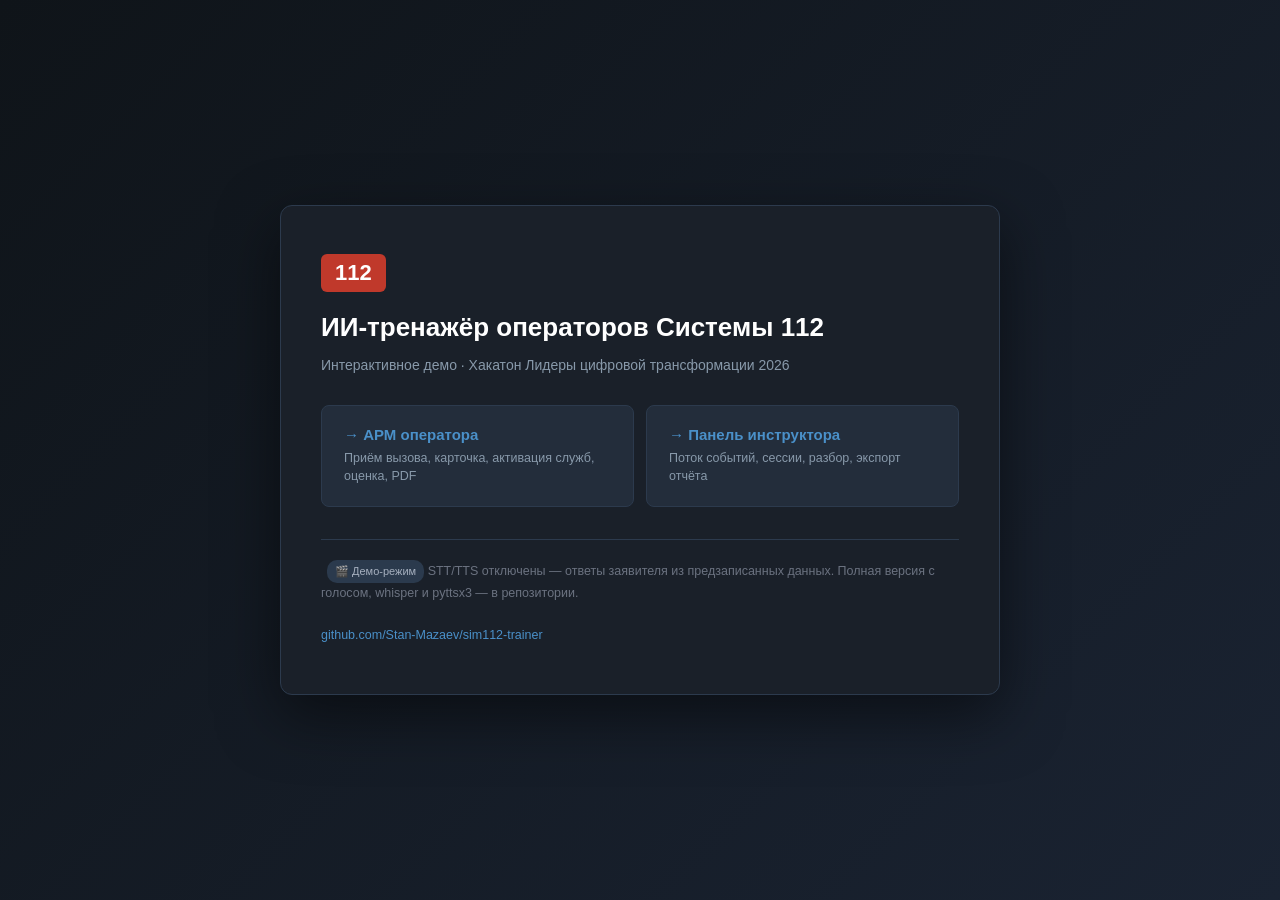
<file: docs/index.html>
<!DOCTYPE html>
<html lang="ru">
<head>
  <meta charset="UTF-8">
  <title>ИИ-тренажёр операторов Системы 112 — демо</title>
  <style>
    * { box-sizing: border-box; }
    body {
      margin: 0; min-height: 100vh;
      font-family: -apple-system, "Segoe UI", Roboto, sans-serif;
      background: linear-gradient(135deg, #0f1419 0%, #1a2332 100%);
      color: #d8dee9;
      display: flex; align-items: center; justify-content: center;
    }
    .card {
      max-width: 720px; padding: 48px 40px;
      background: #1a2029; border: 1px solid #2c3a4d;
      border-radius: 12px; box-shadow: 0 20px 60px rgba(0,0,0,0.5);
    }
    .logo {
      display: inline-block; background: #c0392b; color: #fff;
      padding: 6px 14px; border-radius: 6px;
      font-weight: bold; font-size: 22px; margin-bottom: 20px;
    }
    h1 {
      font-size: 26px; margin: 0 0 8px; color: #fff; font-weight: 600;
    }
    .sub {
      color: #8899aa; font-size: 14px; margin-bottom: 32px;
    }
    .links {
      display: grid; gap: 12px; grid-template-columns: 1fr 1fr;
      margin-bottom: 32px;
    }
    .link {
      display: block; padding: 20px 22px;
      background: #232d3b; border: 1px solid #2c3a4d;
      border-radius: 8px; text-decoration: none; color: #d8dee9;
      transition: all 0.15s ease;
    }
    .link:hover {
      border-color: #4a90c9; background: #283544;
      transform: translateY(-2px);
    }
    .link .title {
      display: block; font-size: 15px; font-weight: 600;
      color: #4a90c9; margin-bottom: 6px;
    }
    .link .desc {
      display: block; font-size: 12.5px; color: #8899aa;
      line-height: 1.5;
    }
    .meta {
      border-top: 1px solid #2c3a4d; padding-top: 20px;
      font-size: 12.5px; color: #6b7280; line-height: 1.7;
    }
    .meta a { color: #4a90c9; text-decoration: none; }
    .badge {
      display: inline-block; margin-left: 6px;
      background: #2b3a4d; color: #a6b0bf;
      font-size: 11px; padding: 2px 8px; border-radius: 10px;
    }
  </style>
</head>
<body>
  <div class="card">
    <span class="logo">112</span>
    <h1>ИИ-тренажёр операторов Системы 112</h1>
    <p class="sub">Интерактивное демо · Хакатон Лидеры цифровой трансформации 2026</p>

    <div class="links">
      <a class="link" href="demo/arm/index.html">
        <span class="title">→ АРМ оператора</span>
        <span class="desc">Приём вызова, карточка, активация служб, оценка, PDF</span>
      </a>
      <a class="link" href="demo/instructor/index.html">
        <span class="title">→ Панель инструктора</span>
        <span class="desc">Поток событий, сессии, разбор, экспорт отчёта</span>
      </a>
    </div>

    <div class="meta">
      <span class="badge">🎬 Демо-режим</span>
      STT/TTS отключены — ответы заявителя из предзаписанных данных.
      Полная версия с голосом, whisper и pyttsx3 — в репозитории.
      <br><br>
      <a href="https://github.com/Stan-Mazaev/sim112-trainer">github.com/Stan-Mazaev/sim112-trainer</a>
    </div>
  </div>
</body>
</html>
</file>
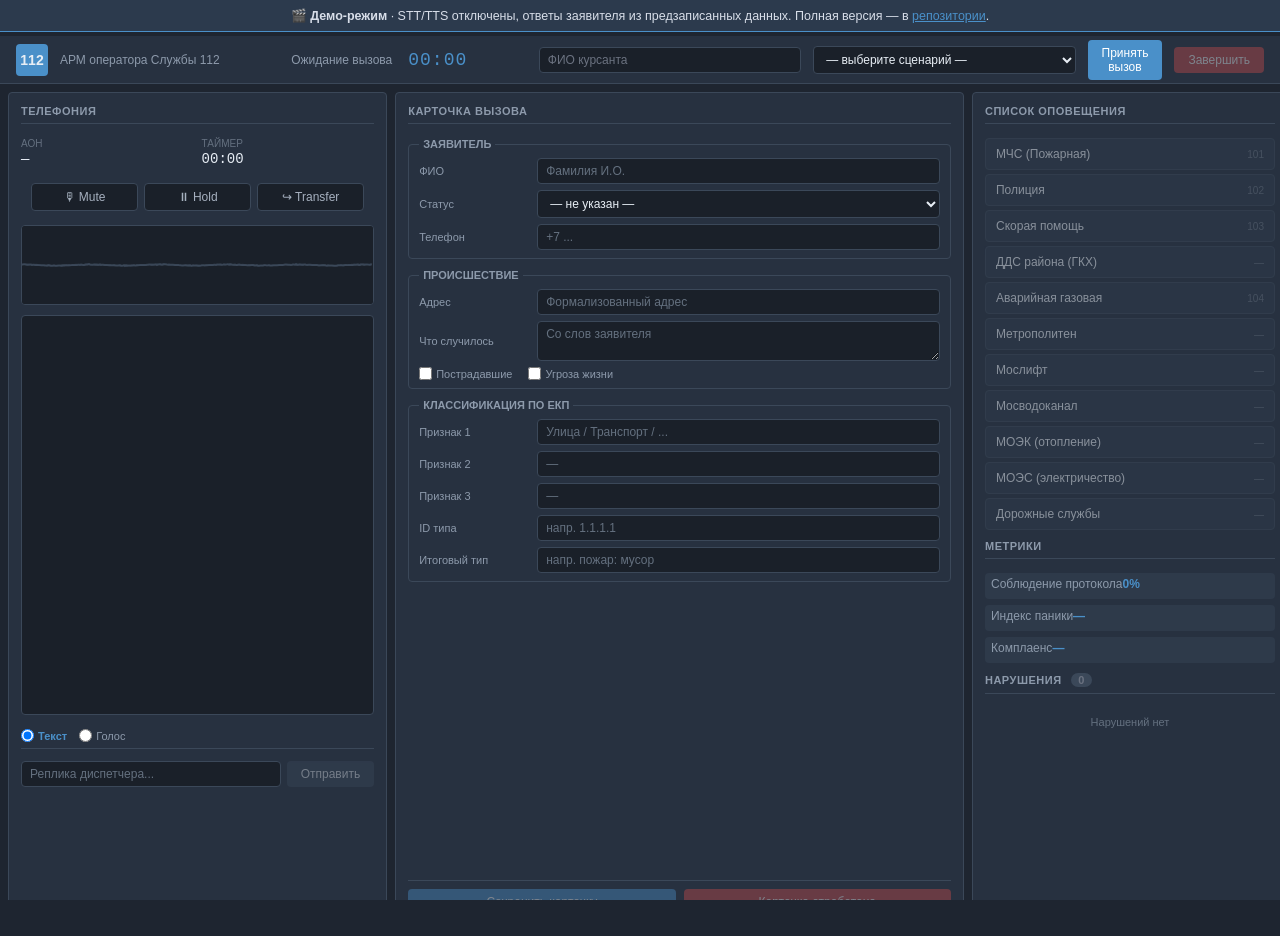
<file: docs/demo/arm/index.html>
<!DOCTYPE html>
<html lang="ru">
<head>
  <meta charset="UTF-8">
  <title>АРМ-112 — Тренажёр</title>
  <link rel="stylesheet" href="styles.css">
</head>
<body>

<!-- ======================= ВЕРХНЯЯ ПАНЕЛЬ ======================= -->
<header class="topbar">
  <div class="topbar-left">
    <span class="logo">112</span>
    <span class="system-name">АРМ оператора Службы 112</span>
  </div>
  <div class="topbar-center">
    <div class="call-status" id="call-status">Ожидание вызова</div>
    <div class="timer" id="timer">00:00</div>
  </div>
  <div class="topbar-right">
    <input id="cadet-name"
           type="text"
           class="cadet-name-input"
           placeholder="ФИО курсанта"
           maxlength="120"
           autocomplete="off">
    <select id="scenario-select" class="scenario-select">
      <option value="">— выберите сценарий —</option>
    </select>
    <button id="btn-accept" class="btn btn-primary" disabled>Принять вызов</button>
    <button id="btn-end" class="btn btn-danger" disabled>Завершить</button>
  </div>
</header>

<!-- ======================= ОСНОВНОЙ ЭКРАН ======================= -->
<main class="workspace">

  <!-- ------- ЛЕВАЯ КОЛОНКА: ТЕЛЕФОНИЯ + ДИАЛОГ ------- -->
  <section class="panel panel-phone">
    <div class="panel-header">Телефония</div>

    <div class="phone-info">
      <div class="phone-field">
        <label>АОН</label>
        <span id="phone-caller">—</span>
      </div>
      <div class="phone-field">
        <label>Таймер</label>
        <span id="phone-timer">00:00</span>
      </div>
    </div>

    <div class="phone-controls">
      <button class="phone-btn" id="btn-mute"    title="Отключить микрофон">🎙 Mute</button>
      <button class="phone-btn" id="btn-hold"    title="Удержание">⏸ Hold</button>
      <button class="phone-btn" id="btn-transfer" title="Перевод">↪ Transfer</button>
    </div>

    <canvas id="waveform" width="320" height="80"></canvas>

    <div class="dialog-log" id="dialog-log"></div>

    <div class="dispatcher-input">
      <div class="input-mode">
        <label class="radio">
          <input type="radio" name="input-mode" value="text" checked>
          <span>Текст</span>
        </label>
        <label class="radio">
          <input type="radio" name="input-mode" value="voice">
          <span>Голос</span>
        </label>
      </div>

      <div class="input-text-mode">
        <input id="dispatcher-text" type="text" placeholder="Реплика диспетчера..." disabled>
        <button id="btn-send" class="btn btn-secondary" disabled>Отправить</button>
      </div>

      <div class="input-voice-mode hidden">
        <button id="btn-voice" class="btn btn-voice" disabled>
          <span class="voice-icon">🎤</span>
          <span class="voice-label">Удерживайте для записи</span>
        </button>
        <div class="voice-status" id="voice-status"></div>
      </div>
    </div>
  </section>

  <!-- ------- ЦЕНТРАЛЬНАЯ КОЛОНКА: КАРТОЧКА ВЫЗОВА ------- -->
  <section class="panel panel-card">
    <div class="panel-header">Карточка вызова</div>

    <!-- Заявитель -->
    <fieldset>
      <legend>Заявитель</legend>
      <div class="row">
        <label>ФИО</label>
        <input id="card-caller-fio" type="text" placeholder="Фамилия И.О.">
      </div>
      <div class="row">
        <label>Статус</label>
        <select id="card-caller-role">
          <option value="">— не указан —</option>
          <option value="очевидец">очевидец</option>
          <option value="участник">участник</option>
          <option value="родственник">родственник</option>
          <option value="сосед">сосед</option>
          <option value="пострадавший">пострадавший</option>
        </select>
      </div>
      <div class="row">
        <label>Телефон</label>
        <input id="card-caller-phone" type="text" placeholder="+7 ...">
      </div>
    </fieldset>

    <!-- Происшествие -->
    <fieldset>
      <legend>Происшествие</legend>
      <div class="row">
        <label>Адрес</label>
        <input id="card-address" type="text" placeholder="Формализованный адрес">
      </div>
      <div class="row row-wide">
        <label>Что случилось</label>
        <textarea id="card-what-happened" rows="2" placeholder="Со слов заявителя"></textarea>
      </div>
      <div class="row row-checkboxes">
        <label class="checkbox"><input type="checkbox" id="card-victims"> Пострадавшие</label>
        <label class="checkbox"><input type="checkbox" id="card-threat"> Угроза жизни</label>
      </div>
    </fieldset>

    <!-- Классификация ЕКП -->
    <fieldset>
      <legend>Классификация по ЕКП</legend>
      <div class="row">
        <label>Признак 1</label>
        <input id="card-sign-l1" type="text" placeholder="Улица / Транспорт / ...">
      </div>
      <div class="row">
        <label>Признак 2</label>
        <input id="card-sign-l2" type="text" placeholder="—">
      </div>
      <div class="row">
        <label>Признак 3</label>
        <input id="card-sign-l3" type="text" placeholder="—">
      </div>
      <div class="row">
        <label>ID типа</label>
        <input id="card-classification-id" type="text" placeholder="напр. 1.1.1.1">
      </div>
      <div class="row">
        <label>Итоговый тип</label>
        <input id="card-classification-name" type="text" placeholder="напр. пожар: мусор">
      </div>
    </fieldset>

    <div class="card-actions">
      <button id="btn-save-card" class="btn btn-primary" disabled>Сохранить карточку</button>
      <button id="btn-close-card" class="btn btn-danger" disabled>Карточка отработана</button>
    </div>
  </section>

  <!-- ------- ПРАВАЯ КОЛОНКА: СЛУЖБЫ И МЕТРИКИ ------- -->
  <section class="panel panel-services">
    <div class="panel-header">Список оповещения</div>

    <div class="services-list" id="services-list">
      <!-- Кнопки служб будут вставлены из JS -->
    </div>

    <div class="panel-header">Метрики</div>
    <div class="metrics">
      <div class="metric">
        <div class="metric-head">
          <span class="metric-label">Соблюдение протокола</span>
          <span class="metric-value" id="metric-protocol">0%</span>
        </div>
        <div class="metric-bar"><div class="metric-bar-fill" id="metric-protocol-bar"></div></div>
      </div>
      <div class="metric">
        <div class="metric-head">
          <span class="metric-label">Индекс паники</span>
          <span class="metric-value" id="metric-panic">—</span>
        </div>
        <div class="metric-bar"><div class="metric-bar-fill" id="metric-panic-bar"></div></div>
      </div>
      <div class="metric">
        <div class="metric-head">
          <span class="metric-label">Комплаенс</span>
          <span class="metric-value" id="metric-compliance">—</span>
        </div>
        <div class="metric-bar"><div class="metric-bar-fill" id="metric-compliance-bar"></div></div>
      </div>
    </div>

    <div class="panel-header">
      Нарушения <span class="violations-badge" id="violations-badge">0</span>
    </div>
    <div class="violations-list" id="violations-list">
      <div class="empty-state">Нарушений нет</div>
    </div>
  </section>

</main>

<!-- ======================= МОДАЛКА ОТЧЁТА ======================= -->
<div id="report-modal" class="modal-overlay hidden">
  <div class="modal-content">

    <div class="modal-header">
      <h2>Отчёт по звонку</h2>
      <button class="modal-close" id="btn-close-modal-x" aria-label="Закрыть">×</button>
    </div>

    <div class="modal-body">

      <!-- Оценка -->
      <div class="grade-block">
        <div class="grade-circle" id="report-grade-circle">
          <span id="report-grade-value">—</span>
        </div>
        <div class="grade-text">
          <div class="grade-label" id="report-grade-label">—</div>
          <div class="grade-sub" id="report-grade-sub">—</div>
        </div>
      </div>

      <!-- Метрики -->
      <div class="report-section">
        <div class="report-section-header">Метрики</div>
        <div class="report-metrics" id="report-metrics"></div>
      </div>

      <!-- Нарушения -->
      <div class="report-section">
        <div class="report-section-header">Нарушения</div>
        <div class="report-violations" id="report-violations">
          <div class="empty">Нарушений нет</div>
        </div>
      </div>

      <!-- Таймлайн (сжатый) -->
      <div class="report-section">
        <div class="report-section-header">Ключевые моменты</div>
        <div class="report-timeline" id="report-timeline">
          <div class="empty">—</div>
        </div>
      </div>

    </div>

    <div class="modal-footer">
      <button class="btn btn-secondary" id="btn-download-json">Скачать JSON</button>
      <button class="btn btn-primary" id="btn-download-pdf">Скачать PDF</button>
      <button class="btn btn-secondary" id="btn-close-modal">Закрыть</button>
    </div>

  </div>
</div>

<script src="../mock.js"></script>
<script src="app.js"></script>
<script src="../patch.js"></script>
</body>
</html>
</file>
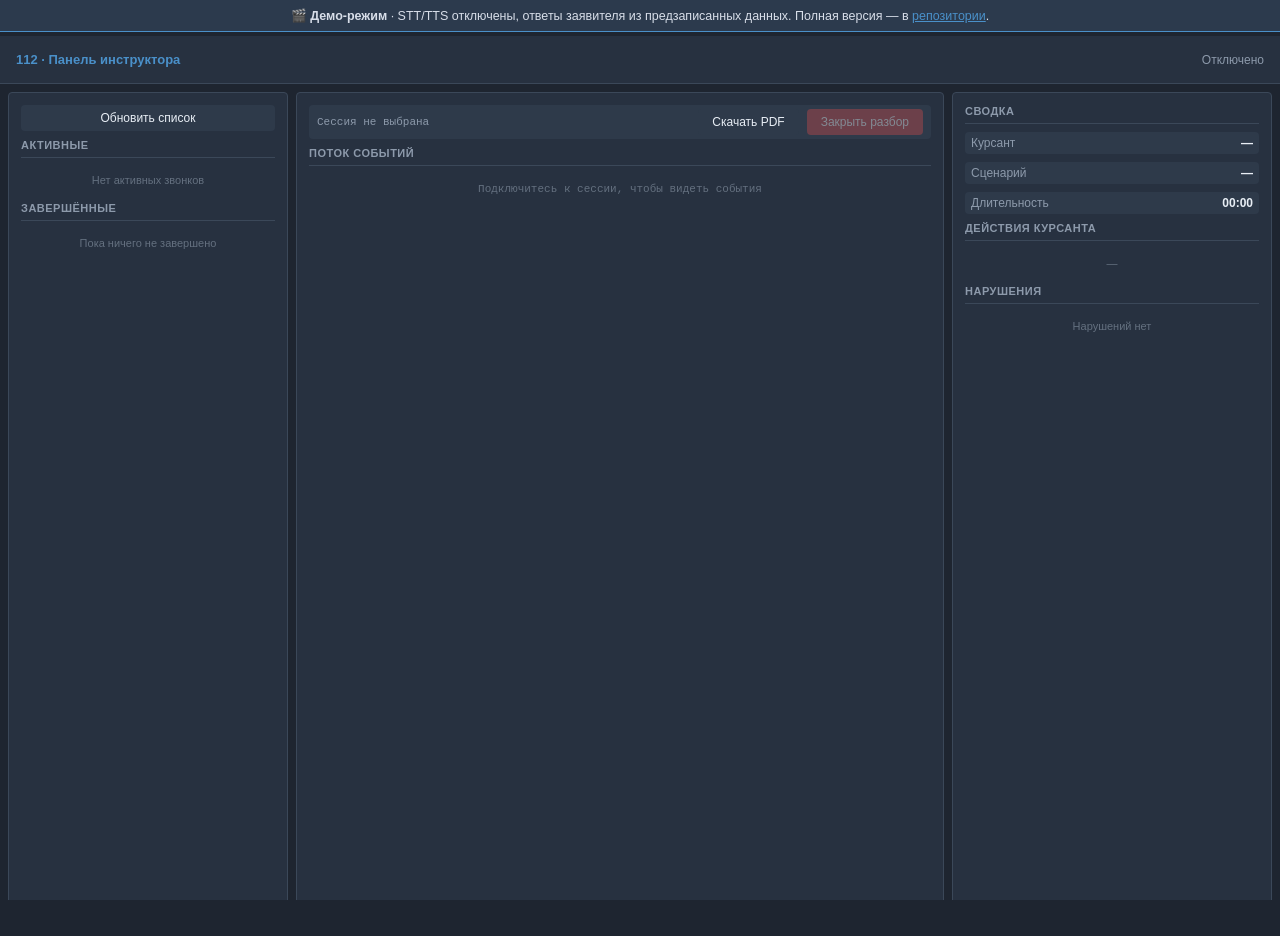
<file: docs/demo/instructor/index.html>
<!DOCTYPE html>
<html lang="ru">
<head>
  <meta charset="UTF-8">
  <title>Панель инструктора — 112</title>
  <link rel="stylesheet" href="styles.css">
</head>
<body>

<header class="instr-topbar">
  <div class="instr-logo">112 · Панель инструктора</div>
  <div class="instr-status" id="connection-status">Отключено</div>
</header>

<main class="instr-workspace">

  <!-- Селектор сессии -->
  <section class="instr-panel instr-sessions">
    <button id="btn-refresh" class="btn btn-secondary">Обновить список</button>

    <div class="instr-panel-header">Активные</div>
    <div class="sessions-list" id="sessions-active">
      <div class="empty">Нет активных звонков</div>
    </div>

    <div class="instr-panel-header">Завершённые</div>
    <div class="sessions-list" id="sessions-completed">
      <div class="empty">Пока ничего не завершено</div>
    </div>
  </section>

  <!-- Поток событий -->
  <section class="instr-panel instr-events">
    <div class="events-toolbar">
      <span id="current-session-label">Сессия не выбрана</span>
      <button id="btn-download-pdf" class="btn btn-secondary" disabled>Скачать PDF</button>
      <button id="btn-close-review" class="btn btn-danger" disabled>Закрыть разбор</button>
    </div>
    <div class="instr-panel-header">
      Поток событий <span id="call-id-label"></span>
    </div>
    <div class="events-log" id="events-log">
      <div class="empty">Подключитесь к сессии, чтобы видеть события</div>
    </div>
  </section>

  <!-- Сводка -->
  <section class="instr-panel instr-summary">
    <div class="instr-panel-header">Сводка</div>

    <div class="summary-block">
      <div class="summary-label">Курсант</div>
      <div class="summary-value" id="s-cadet">—</div>
    </div>
    <div class="summary-block">
      <div class="summary-label">Сценарий</div>
      <div class="summary-value" id="s-scenario">—</div>
    </div>
    <div class="summary-block">
      <div class="summary-label">Длительность</div>
      <div class="summary-value" id="s-duration">00:00</div>
    </div>

    <div class="instr-panel-header">Действия курсанта</div>
    <div class="actions-list" id="actions-list">
      <div class="empty">—</div>
    </div>

    <div class="instr-panel-header">Нарушения</div>
    <div class="violations-list" id="violations-list">
      <div class="empty">Нарушений нет</div>
    </div>
  </section>

</main>

<script src="../mock.js"></script>
<script src="app.js"></script>
<script src="../patch.js"></script>
</body>
</html>
</file>
<file: docs/demo/arm/styles.css>
/* ============================================================================
   АРМ-112 — тёмная серо-синяя тема (как ведомственное ПО)
============================================================================ */

:root {
  --bg-base:      #1e2530;
  --bg-panel:     #273140;
  --bg-panel-alt: #2e3a4a;
  --bg-input:     #1a2029;
  --bg-hover:     #3a4859;

  --border:       #3b4859;
  --border-accent:#4a90c9;

  --text-primary: #e8eef5;
  --text-muted:   #8d9aab;
  --text-dim:     #64707f;

  --accent:       #4a90c9;
  --accent-hover: #5aa3dd;
  --danger:       #c94a4a;
  --danger-hover: #d95a5a;
  --success:      #3d9970;
  --warning:      #d99a3d;
  --critical:     #d94a4a;

  --radius:       4px;
  --gap:          8px;
}

* { box-sizing: border-box; margin: 0; padding: 0; }

html, body {
  height: 100%;
  font-family: -apple-system, "Segoe UI", Roboto, sans-serif;
  font-size: 13px;
  background: var(--bg-base);
  color: var(--text-primary);
  overflow: hidden;
}

/* ===================== TOPBAR ===================== */

.topbar {
  display: flex;
  align-items: center;
  justify-content: space-between;
  height: 48px;
  padding: 0 16px;
  background: var(--bg-panel);
  border-bottom: 1px solid var(--border);
}

.topbar-left, .topbar-right {
  display: flex;
  align-items: center;
  gap: 12px;
}

.logo {
  display: inline-flex;
  align-items: center;
  justify-content: center;
  width: 32px; height: 32px;
  background: var(--accent);
  border-radius: var(--radius);
  font-weight: 700;
  font-size: 14px;
}

.system-name {
  color: var(--text-muted);
  font-size: 12px;
}

.topbar-center {
  display: flex;
  align-items: center;
  gap: 16px;
}

.call-status {
  color: var(--text-muted);
  font-size: 12px;
}

.call-status.active {
  color: var(--success);
}

.timer {
  font-family: "Consolas", monospace;
  font-size: 18px;
  color: var(--accent);
  letter-spacing: 1px;
}

/* ===================== BUTTONS ===================== */

.btn {
  padding: 6px 14px;
  border: none;
  border-radius: var(--radius);
  font-size: 12px;
  cursor: pointer;
  transition: background 0.15s;
  font-family: inherit;
}

.btn:disabled {
  opacity: 0.4;
  cursor: not-allowed;
}

.btn-primary {
  background: var(--accent);
  color: #fff;
}
.btn-primary:not(:disabled):hover { background: var(--accent-hover); }

.btn-secondary {
  background: var(--bg-hover);
  color: var(--text-primary);
}

.btn-danger {
  background: var(--danger);
  color: #fff;
}
.btn-danger:not(:disabled):hover { background: var(--danger-hover); }

/* ===================== WORKSPACE ===================== */

.workspace {
  display: grid;
  grid-template-columns: 30% 45% 25%;
  gap: var(--gap);
  height: calc(100vh - 48px);
  padding: var(--gap);
}

.panel {
  background: var(--bg-panel);
  border: 1px solid var(--border);
  border-radius: var(--radius);
  padding: 12px;
  overflow-y: auto;
  display: flex;
  flex-direction: column;
  gap: 10px;
}

.panel-header {
  font-size: 11px;
  font-weight: 600;
  text-transform: uppercase;
  letter-spacing: 0.5px;
  color: var(--text-muted);
  padding-bottom: 6px;
  border-bottom: 1px solid var(--border);
  margin-bottom: 4px;
}

/* ===================== PHONE PANEL ===================== */

.phone-info {
  display: grid;
  grid-template-columns: 1fr 1fr;
  gap: 8px;
}

.phone-field {
  display: flex;
  flex-direction: column;
  gap: 2px;
}

.phone-field label {
  font-size: 10px;
  color: var(--text-dim);
  text-transform: uppercase;
}

.phone-field span {
  font-family: "Consolas", monospace;
  font-size: 14px;
  color: var(--text-primary);
}

#waveform {
  width: 100%;
  height: 80px;
  background: var(--bg-input);
  border: 1px solid var(--border);
  border-radius: var(--radius);
}

.dialog-log {
  flex: 1;
  min-height: 120px;
  max-height: 400px;
  overflow-y: auto;
  background: var(--bg-input);
  border: 1px solid var(--border);
  border-radius: var(--radius);
  padding: 8px;
  font-size: 12px;
  line-height: 1.5;
  display: flex;
  flex-direction: column;
  gap: 6px;
}

.dialog-log .msg {
  padding: 6px 8px;
  border-radius: var(--radius);
  max-width: 90%;
}

.dialog-log .msg.caller {
  background: rgba(74, 144, 201, 0.15);
  border-left: 3px solid var(--accent);
  align-self: flex-start;
}

.dialog-log .msg.dispatcher {
  background: rgba(217, 154, 61, 0.15);
  border-left: 3px solid var(--warning);
  align-self: flex-end;
}

.dialog-log .msg-meta {
  font-size: 10px;
  color: var(--text-dim);
  display: block;
  margin-bottom: 2px;
}

.dispatcher-input {
  display: flex;
  flex-direction: column;
  gap: 6px;
}

.dispatcher-input input {
  flex: 1;
}

/* ===================== CARD PANEL ===================== */

fieldset {
  border: 1px solid var(--border);
  border-radius: var(--radius);
  padding: 8px 10px;
  display: flex;
  flex-direction: column;
  gap: 6px;
}

legend {
  font-size: 11px;
  font-weight: 600;
  color: var(--text-muted);
  padding: 0 4px;
  text-transform: uppercase;
}

.row {
  display: grid;
  grid-template-columns: 110px 1fr;
  gap: 8px;
  align-items: center;
}

.row-wide {
  grid-template-columns: 110px 1fr;
}

.row label {
  font-size: 11px;
  color: var(--text-muted);
}

.row-checkboxes {
  display: flex;
  gap: 16px;
  padding-left: 0;
  grid-template-columns: unset;
}

.checkbox {
  display: flex;
  align-items: center;
  gap: 4px;
  font-size: 12px;
  color: var(--text-primary);
  cursor: pointer;
}

input[type="text"], input[type="number"], select, textarea {
  background: var(--bg-input);
  border: 1px solid var(--border);
  border-radius: var(--radius);
  color: var(--text-primary);
  padding: 5px 8px;
  font-size: 12px;
  font-family: inherit;
  width: 100%;
  outline: none;
  transition: border 0.15s;
}

input[type="text"]:focus, select:focus, textarea:focus {
  border-color: var(--border-accent);
}

input::placeholder, textarea::placeholder {
  color: var(--text-dim);
}

textarea { resize: vertical; }

.card-actions {
  display: flex;
  gap: 8px;
  margin-top: auto;
  padding-top: 8px;
  border-top: 1px solid var(--border);
}

.card-actions .btn { flex: 1; }

/* ===================== SERVICES PANEL ===================== */

.services-list {
  display: grid;
  grid-template-columns: 1fr;
  gap: 4px;
}

.service-btn {
  display: flex;
  align-items: center;
  justify-content: space-between;
  padding: 8px 10px;
  background: var(--bg-panel-alt);
  border: 1px solid var(--border);
  border-radius: var(--radius);
  cursor: pointer;
  font-size: 12px;
  color: var(--text-primary);
  transition: all 0.15s;
  font-family: inherit;
  text-align: left;
}

.service-btn:not(:disabled):hover {
  background: var(--bg-hover);
  border-color: var(--border-accent);
}

.service-btn.activated {
  background: rgba(61, 153, 112, 0.2);
  border-color: var(--success);
  color: var(--success);
  cursor: default;
  pointer-events: auto;   /* ← отменяет pointer-events: none, если где-то унаследовалось */
}

.service-btn:disabled {
  opacity: 0.5;
  cursor: not-allowed;
}

.service-btn .status-badge {
  font-size: 10px;
  color: var(--text-dim);
}

.service-btn.activated .status-badge {
  color: var(--success);
}

/* ===================== METRICS ===================== */

.metrics {
  display: flex;
  flex-direction: column;
  gap: 6px;
}

.metric {
  display: flex;
  justify-content: space-between;
  font-size: 12px;
  padding: 4px 6px;
  background: var(--bg-panel-alt);
  border-radius: var(--radius);
}

.metric-label { color: var(--text-muted); }
.metric-value { font-weight: 600; color: var(--accent); }

/* ===================== VIOLATIONS ===================== */

.violations-list {
  display: flex;
  flex-direction: column;
  gap: 4px;
  max-height: 200px;
  overflow-y: auto;
}

.violation {
  padding: 6px 8px;
  border-radius: var(--radius);
  font-size: 11px;
  line-height: 1.4;
  border-left: 3px solid var(--warning);
  background: rgba(217, 154, 61, 0.1);
}

.violation.sev-high {
  border-left-color: var(--danger);
  background: rgba(217, 74, 74, 0.1);
}

.violation.sev-critical {
  border-left-color: var(--critical);
  background: rgba(217, 74, 74, 0.2);
  font-weight: 600;
}

.violation .violation-type {
  font-weight: 600;
  display: block;
  margin-bottom: 2px;
}

.empty-state {
  color: var(--text-dim);
  font-size: 11px;
  text-align: center;
  padding: 8px;
}

/* ===================== TOPBAR: SELECT СЦЕНАРИЯ ===================== */

.scenario-select {
  background: var(--bg-input);
  border: 1px solid var(--border);
  border-radius: var(--radius);
  color: var(--text-primary);
  padding: 5px 8px;
  font-size: 12px;
  font-family: inherit;
  max-width: 320px;
  cursor: pointer;
}

.scenario-select:focus {
  border-color: var(--border-accent);
  outline: none;
}

/* ============================================================================
   МОДАЛКА ОТЧЁТА
============================================================================ */

.hidden { display: none !important; }

.modal-overlay {
  position: fixed;
  inset: 0;
  background: rgba(0, 0, 0, 0.7);
  display: flex;
  align-items: center;
  justify-content: center;
  z-index: 1000;
  backdrop-filter: blur(4px);
}

.modal-content {
  width: 640px;
  max-height: 85vh;
  background: var(--bg-panel);
  border: 1px solid var(--border);
  border-radius: 8px;
  display: flex;
  flex-direction: column;
  box-shadow: 0 20px 60px rgba(0, 0, 0, 0.6);
}

.modal-header {
  display: flex;
  align-items: center;
  justify-content: space-between;
  padding: 16px 20px;
  border-bottom: 1px solid var(--border);
}

.modal-header h2 {
  font-size: 16px;
  font-weight: 600;
  color: var(--text-primary);
}

.modal-close {
  background: none;
  border: none;
  font-size: 24px;
  color: var(--text-muted);
  cursor: pointer;
  line-height: 1;
  padding: 0 4px;
}

.modal-close:hover { color: var(--text-primary); }

.modal-body {
  padding: 20px;
  overflow-y: auto;
  flex: 1;
  display: flex;
  flex-direction: column;
  gap: 20px;
}

.modal-footer {
  display: flex;
  justify-content: flex-end;
  gap: 8px;
  padding: 12px 20px;
  border-top: 1px solid var(--border);
}

/* Оценка */

.grade-block {
  display: flex;
  align-items: center;
  gap: 20px;
  padding: 16px;
  background: var(--bg-panel-alt);
  border-radius: 8px;
}

.grade-circle {
  width: 96px;
  height: 96px;
  border-radius: 50%;
  display: flex;
  align-items: center;
  justify-content: center;
  font-size: 32px;
  font-weight: 700;
  border: 4px solid var(--border);
  flex-shrink: 0;
}

.grade-circle.grade-excellent { border-color: var(--success); color: var(--success); }
.grade-circle.grade-good { border-color: var(--accent); color: var(--accent); }
.grade-circle.grade-fair { border-color: var(--warning); color: var(--warning); }
.grade-circle.grade-poor { border-color: var(--danger); color: var(--danger); }

.grade-text {
  display: flex;
  flex-direction: column;
  gap: 4px;
}

.grade-label {
  font-size: 18px;
  font-weight: 600;
  color: var(--text-primary);
}

.grade-sub {
  font-size: 13px;
  color: var(--text-muted);
}

/* Секции */

.report-section {
  display: flex;
  flex-direction: column;
  gap: 8px;
}

.report-section-header {
  font-size: 11px;
  font-weight: 600;
  text-transform: uppercase;
  color: var(--text-muted);
  letter-spacing: 0.5px;
  padding-bottom: 4px;
  border-bottom: 1px solid var(--border);
}

.report-metrics {
  display: grid;
  grid-template-columns: 1fr 1fr;
  gap: 6px;
}

.report-metric {
  display: flex;
  justify-content: space-between;
  padding: 6px 10px;
  background: var(--bg-panel-alt);
  border-radius: var(--radius);
  font-size: 12px;
}

.report-metric .label { color: var(--text-muted); }
.report-metric .value { font-weight: 600; color: var(--accent); }

.report-violations {
  display: flex;
  flex-direction: column;
  gap: 6px;
}

.report-violation {
  padding: 8px 10px;
  border-radius: var(--radius);
  border-left: 3px solid var(--warning);
  background: rgba(217, 154, 61, 0.08);
  font-size: 12px;
  line-height: 1.4;
}

.report-violation.sev-high {
  border-left-color: var(--danger);
  background: rgba(217, 74, 74, 0.08);
}

.report-violation.sev-critical {
  border-left-color: var(--danger);
  background: rgba(217, 74, 74, 0.15);
  font-weight: 600;
}

.report-violation .v-type {
  font-weight: 600;
  display: block;
  margin-bottom: 2px;
  color: var(--text-primary);
}

.report-timeline {
  display: flex;
  flex-direction: column;
  gap: 4px;
  font-size: 12px;
}

.report-timeline .tl-row {
  display: grid;
  grid-template-columns: 50px 1fr;
  gap: 8px;
  padding: 4px 8px;
  background: var(--bg-panel-alt);
  border-radius: var(--radius);
}

.report-timeline .tl-time {
  color: var(--text-dim);
  font-family: "Consolas", monospace;
}

.report-timeline .tl-text {
  color: var(--text-primary);
}

/* ============================================================================
   ГОЛОСОВОЙ РЕЖИМ
============================================================================ */

.input-mode {
  display: flex;
  gap: 12px;
  padding: 4px 0 6px;
  border-bottom: 1px solid var(--border);
  margin-bottom: 6px;
}

.input-mode .radio {
  display: flex;
  align-items: center;
  gap: 4px;
  font-size: 11px;
  cursor: pointer;
  color: var(--text-muted);
}

.input-mode .radio input[type="radio"] {
  width: auto;
  margin: 0;
}

.input-mode .radio input[type="radio"]:checked + span {
  color: var(--accent);
  font-weight: 600;
}

.input-text-mode,
.input-voice-mode {
  display: flex;
  gap: 6px;
  align-items: center;
}

.input-text-mode {
  flex-direction: row;
}

.input-text-mode input {
  flex: 1;
}

.input-voice-mode {
  flex-direction: column;
  gap: 4px;
}

.btn-voice {
  width: 100%;
  padding: 10px 14px;
  background: var(--accent);
  color: #fff;
  border: none;
  border-radius: var(--radius);
  cursor: pointer;
  font-size: 13px;
  font-family: inherit;
  display: flex;
  align-items: center;
  justify-content: center;
  gap: 8px;
  transition: background 0.15s, transform 0.05s;
  user-select: none;
}

.btn-voice:not(:disabled):hover { background: var(--accent-hover); }
.btn-voice.recording {
  background: var(--danger);
  animation: pulse-recording 1.2s infinite;
}
.btn-voice:disabled { opacity: 0.4; cursor: not-allowed; }

.voice-icon { font-size: 16px; }

.voice-status {
  font-size: 11px;
  color: var(--text-muted);
  text-align: center;
  min-height: 14px;
}

@keyframes pulse-recording {
  0%   { transform: scale(1); }
  50%  { transform: scale(1.01); box-shadow: 0 0 8px rgba(217, 74, 74, 0.5); }
  100% { transform: scale(1); }
}

/* ===== Поле ФИО курсанта в шапке ===== */
.cadet-name-input {
  background: #1a2029;
  border: 1px solid #3b4859;
  color: #d8dee9;
  padding: 6px 10px;
  border-radius: 4px;
  font-size: 13px;
  width: 180px;
  outline: none;
  transition: border-color 0.15s ease;
}
.cadet-name-input:focus {
  border-color: #4a90c9;
}
.cadet-name-input::placeholder {
  color: #6b7280;
}

/* ===== Телефония — кнопки ===== */
.phone-controls {
  display: flex;
  gap: 6px;
  padding: 6px 10px 4px;
}
.phone-btn {
  flex: 1;
  background: #1a2029;
  border: 1px solid #3b4859;
  color: #a6b0bf;
  padding: 6px 4px;
  border-radius: 4px;
  cursor: pointer;
  font-size: 12px;
  transition: all 0.12s ease;
}
.phone-btn:hover { border-color: #4a90c9; color: #d8dee9; }
.phone-btn.active {
  background: #2a1d1d;
  border-color: #c0392b;
  color: #e74c3c;
}

/* ===== Метрики — прогресс-бары ===== */
.metric-head {
  display: flex;
  justify-content: space-between;
  align-items: baseline;
  margin-bottom: 4px;
}
.metric-bar {
  height: 6px;
  background: #1a2029;
  border-radius: 3px;
  overflow: hidden;
}
.metric-bar-fill {
  height: 100%;
  width: 0;
  background: #3b4859;
  border-radius: 3px;
  transition: width 0.4s ease, background 0.3s ease;
}
.metric-bar-fill.good { background: #2e9e4f; }
.metric-bar-fill.warn { background: #d9a400; }
.metric-bar-fill.bad  { background: #c0392b; }

/* ===== Нарушения — бейдж и пульсация ===== */
.violations-badge {
  display: inline-block;
  background: #c0392b;
  color: #fff;
  font-size: 11px;
  font-weight: bold;
  padding: 1px 7px;
  border-radius: 10px;
  margin-left: 6px;
  min-width: 18px;
  text-align: center;
  transition: background 0.2s ease;
}
.violations-badge.zero { background: #3b4859; color: #6b7280; }
.violations-list.pulse {
  animation: v-pulse 1.6s ease-out;
}
@keyframes v-pulse {
  0%   { box-shadow: 0 0 0 0 rgba(192, 57, 43, 0.7); }
  50%  { box-shadow: 0 0 0 6px rgba(192, 57, 43, 0.25); }
  100% { box-shadow: 0 0 0 0 rgba(192, 57, 43, 0); }
}

/* ===== Селектор сценариев — optgroup ===== */
.scenario-select optgroup {
  background: #1a2029;
  color: #4a90c9;
  font-weight: bold;
  font-size: 12px;
}
.scenario-select option {
  background: #0f1419;
  color: #d8dee9;
  padding: 4px 8px;
  font-family: monospace;
}
</file>
<file: docs/demo/instructor/styles.css>
:root {
  --bg-base:      #1e2530;
  --bg-panel:     #273140;
  --bg-panel-alt: #2e3a4a;
  --bg-input:     #1a2029;
  --border:       #3b4859;
  --text-primary: #e8eef5;
  --text-muted:   #8d9aab;
  --text-dim:     #64707f;
  --accent:       #4a90c9;
  --success:      #3d9970;
  --warning:      #d99a3d;
  --danger:       #c94a4a;
  --radius:       4px;
  --gap:          8px;
}

* { box-sizing: border-box; margin: 0; padding: 0; }

html, body {
  height: 100%;
  font-family: -apple-system, "Segoe UI", Roboto, sans-serif;
  font-size: 13px;
  background: var(--bg-base);
  color: var(--text-primary);
  overflow: hidden;
}

.instr-topbar {
  display: flex;
  align-items: center;
  justify-content: space-between;
  height: 48px;
  padding: 0 16px;
  background: var(--bg-panel);
  border-bottom: 1px solid var(--border);
}

.instr-logo { font-weight: 600; color: var(--accent); }

.instr-status {
  font-size: 12px;
  color: var(--text-muted);
}
.instr-status.connected { color: var(--success); }
.instr-status.error { color: var(--danger); }

.instr-workspace {
  display: grid;
  grid-template-columns: 280px 1fr 320px;
  gap: var(--gap);
  height: calc(100vh - 48px);
  padding: var(--gap);
}

.instr-panel {
  background: var(--bg-panel);
  border: 1px solid var(--border);
  border-radius: var(--radius);
  padding: 12px;
  overflow-y: auto;
  display: flex;
  flex-direction: column;
  gap: 8px;
}

.instr-panel-header {
  font-size: 11px;
  font-weight: 600;
  text-transform: uppercase;
  letter-spacing: 0.5px;
  color: var(--text-muted);
  padding-bottom: 6px;
  border-bottom: 1px solid var(--border);
}

/* ===================== SESSIONS ===================== */

.sessions-list {
  display: flex;
  flex-direction: column;
  gap: 4px;
}

.session-item {
  padding: 8px 10px;
  background: var(--bg-panel-alt);
  border: 1px solid var(--border);
  border-radius: var(--radius);
  cursor: pointer;
  font-size: 12px;
  transition: all 0.15s;
}

.session-item:hover {
  background: #3a4859;
  border-color: var(--accent);
}

.session-item.active {
  background: rgba(74, 144, 201, 0.15);
  border-color: var(--accent);
}

.session-item.completed {
  opacity: 0.75;
  border-left: 3px solid var(--text-dim);
}

.session-item.completed:hover {
  opacity: 1;
}

.session-item .session-scenario {
  font-weight: 600;
  display: block;
  margin-bottom: 2px;
}

.session-item .session-meta {
  color: var(--text-dim);
  font-size: 10px;
}

/* ===================== EVENTS LOG ===================== */

.events-log {
  flex: 1;
  overflow-y: auto;
  display: flex;
  flex-direction: column;
  gap: 4px;
  font-family: "Consolas", monospace;
  font-size: 11px;
  line-height: 1.4;
}

.event-row {
  display: grid;
  grid-template-columns: 50px 140px 1fr;
  gap: 8px;
  padding: 4px 6px;
  border-radius: var(--radius);
  background: var(--bg-panel-alt);
  border-left: 3px solid var(--border);
}

.event-row.evt-call_started { border-left-color: var(--success); }
.event-row.evt-caller_speech { border-left-color: var(--accent); }
.event-row.evt-dispatcher_speech { border-left-color: var(--warning); }
.event-row.evt-service_activated { border-left-color: var(--success); }
.event-row.evt-violation_detected { border-left-color: var(--danger); background: rgba(217, 74, 74, 0.1); }
.event-row.evt-card_field_updated { border-left-color: #6d5db5; }
.event-row.evt-trigger_detected { border-left-color: var(--warning); background: rgba(217, 154, 61, 0.1); }

.event-time { color: var(--text-dim); }
.event-type { color: var(--accent); }
.event-payload { color: var(--text-primary); word-break: break-word; }

/* ===================== SUMMARY ===================== */

.summary-block {
  display: flex;
  justify-content: space-between;
  font-size: 12px;
  padding: 4px 6px;
  background: var(--bg-panel-alt);
  border-radius: var(--radius);
}

.summary-label { color: var(--text-muted); }
.summary-value { font-weight: 600; }

.actions-list, .violations-list {
  display: flex;
  flex-direction: column;
  gap: 3px;
  font-size: 11px;
}

.action-row {
  padding: 3px 6px;
  background: var(--bg-panel-alt);
  border-radius: var(--radius);
  color: var(--text-primary);
}

.violation {
  padding: 6px 8px;
  border-radius: var(--radius);
  border-left: 3px solid var(--warning);
  background: rgba(217, 154, 61, 0.1);
  font-size: 11px;
}

.violation.sev-high { border-left-color: var(--danger); background: rgba(217, 74, 74, 0.1); }
.violation.sev-critical { border-left-color: var(--danger); background: rgba(217, 74, 74, 0.2); font-weight: 600; }

.violation .violation-type {
  font-weight: 600;
  display: block;
  margin-bottom: 2px;
}

.empty { color: var(--text-dim); font-size: 11px; text-align: center; padding: 8px; }

.btn {
  padding: 6px 14px;
  border: none;
  border-radius: var(--radius);
  font-size: 12px;
  cursor: pointer;
  background: var(--bg-panel-alt);
  color: var(--text-primary);
  transition: background 0.15s;
}

.btn:hover { background: #3a4859; }

/* ===================== EVENTS TOOLBAR ===================== */

.events-toolbar {
  display: flex;
  align-items: center;
  gap: 8px;
  padding: 4px 8px;
  background: var(--bg-panel-alt);
  border-radius: var(--radius);
  font-size: 11px;
}

.events-toolbar > #current-session-label {
  flex: 1;
  margin-right: auto;
  color: var(--text-muted);
  font-family: "Consolas", monospace;
}

.btn-danger {
  background: var(--danger);
  color: #fff;
}
.btn-danger:not(:disabled):hover { background: #d95a5a; }
.btn-danger:disabled { opacity: 0.4; cursor: not-allowed; }
</file>
